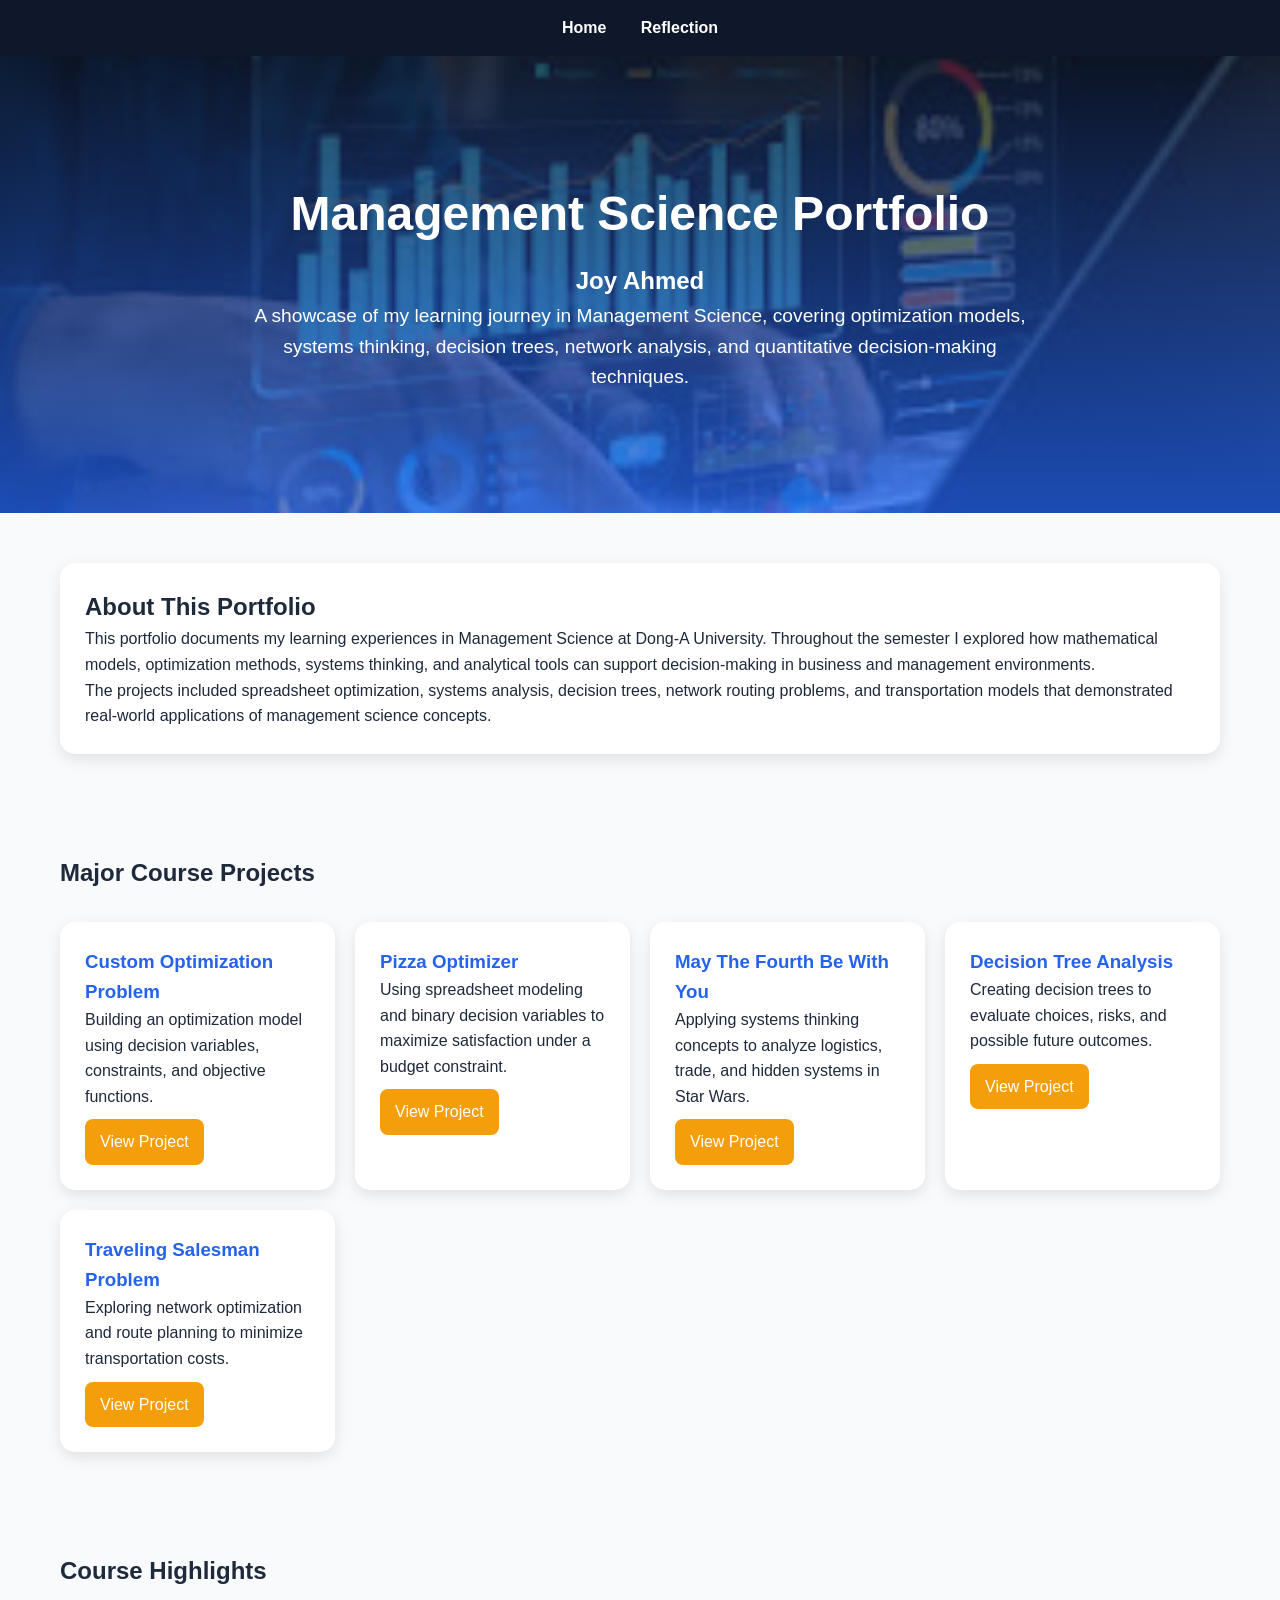
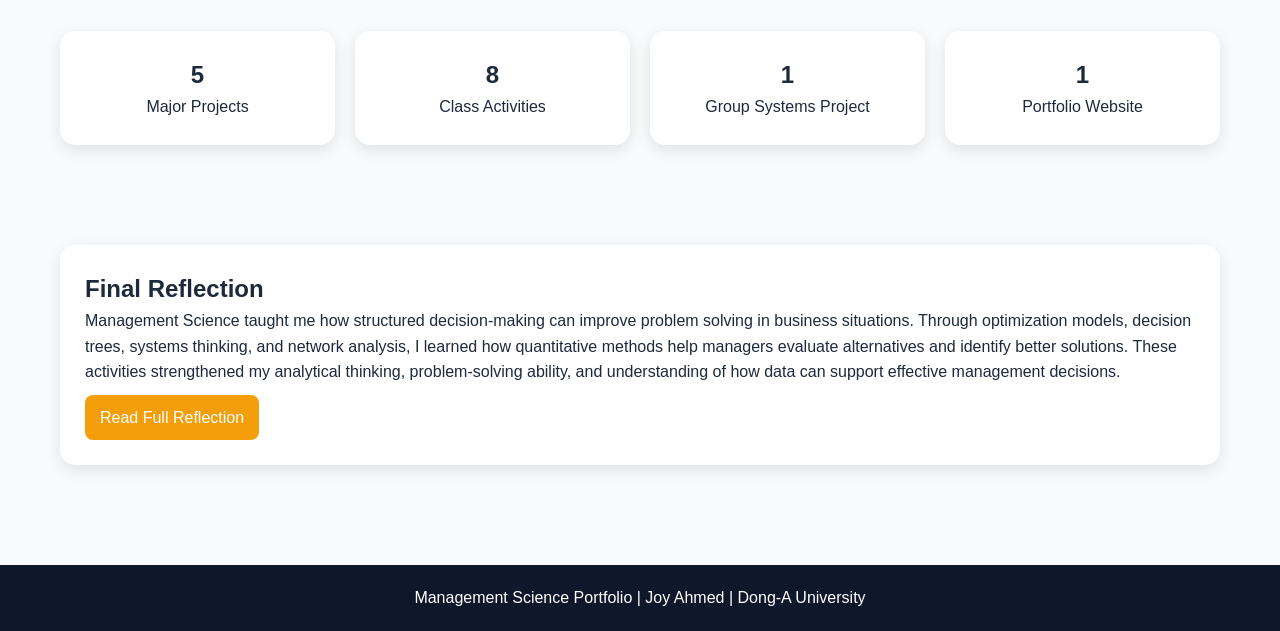
<file: index.html>
<!DOCTYPE html>
<html lang="en">

<head>
<meta charset="UTF-8">
<meta name="viewport" content="width=device-width, initial-scale=1.0">

<title>Management Science Portfolio | Joy Ahmed</title>

<link rel="stylesheet" href="css/style.css">

<style>

.hero{
background:
linear-gradient(
rgba(15,23,42,.75),
rgba(37,99,235,.75)
),
url("home-bg.jpg");

background-size:cover;
background-position:center;
background-repeat:no-repeat;

color:white;
padding:120px 20px;
text-align:center;
}

.hero h1{
font-size:3rem;
margin-bottom:10px;
}

.hero p{
font-size:1.2rem;
max-width:800px;
margin:auto;
}

.section{
max-width:1200px;
margin:auto;
padding:50px 20px;
}

.course-card{
background:white;
padding:25px;
border-radius:15px;
box-shadow:0 5px 15px rgba(0,0,0,0.1);
}

.project-grid{
display:grid;
grid-template-columns:repeat(auto-fit,minmax(250px,1fr));
gap:20px;
margin-top:30px;
}

.project-card{
background:white;
padding:25px;
border-radius:15px;
box-shadow:0 5px 15px rgba(0,0,0,0.1);
transition:.3s;
}

.project-card:hover{
transform:translateY(-5px);
}

.project-card h3{
color:#2563EB;
}

.btn{
display:inline-block;
margin-top:10px;
padding:10px 15px;
background:#F59E0B;
color:white;
text-decoration:none;
border-radius:8px;
}

.stats{
display:grid;
grid-template-columns:repeat(auto-fit,minmax(200px,1fr));
gap:20px;
text-align:center;
margin-top:40px;
}

.stat-box{
background:white;
padding:25px;
border-radius:15px;
box-shadow:0 5px 15px rgba(0,0,0,.1);
}

footer{
background:#0F172A;
color:white;
text-align:center;
padding:20px;
margin-top:50px;
}

</style>

</head>

<body>

<nav>
<a href="index.html">Home</a>
<a href="reflection.html">Reflection</a>
</nav>

<section class="hero">

<h1>Management Science Portfolio</h1>

<h2>Joy Ahmed</h2>

<p>
A showcase of my learning journey in Management Science,
covering optimization models, systems thinking,
decision trees, network analysis,
and quantitative decision-making techniques.
</p>

</section>

<section class="section">

<div class="course-card">

<h2>About This Portfolio</h2>

<p>

This portfolio documents my learning experiences in
Management Science at Dong-A University.

Throughout the semester I explored how mathematical models,
optimization methods, systems thinking,
and analytical tools can support decision-making
in business and management environments.

</p>

<p>

The projects included spreadsheet optimization,
systems analysis, decision trees,
network routing problems,
and transportation models that demonstrated
real-world applications of management science concepts.

</p>

</div>

</section>

<section class="section">

<h2>Major Course Projects</h2>

<div class="project-grid">

<div class="project-card">

<h3>Custom Optimization Problem</h3>

<p>
Building an optimization model using decision variables,
constraints, and objective functions.
</p>

<a href="projects/custom-optimization.html" class="btn">
View Project
</a>

</div>

<div class="project-card">

<h3>Pizza Optimizer</h3>

<p>
Using spreadsheet modeling and binary decision variables
to maximize satisfaction under a budget constraint.
</p>

<a href="projects/pizza-optimizer.html" class="btn">
View Project
</a>

</div>

<div class="project-card">

<h3>May The Fourth Be With You</h3>

<p>
Applying systems thinking concepts to analyze logistics,
trade, and hidden systems in Star Wars.
</p>

<a href="projects/starwars-systems.html" class="btn">
View Project
</a>

</div>

<div class="project-card">

<h3>Decision Tree Analysis</h3>

<p>
Creating decision trees to evaluate choices,
risks, and possible future outcomes.
</p>

<a href="projects/decision-tree.html" class="btn">
View Project
</a>

</div>

<div class="project-card">

<h3>Traveling Salesman Problem</h3>

<p>
Exploring network optimization and route planning
to minimize transportation costs.
</p>

<a href="projects/tsp-network.html" class="btn">
View Project
</a>

</div>

</div>

</section>

<section class="section">

<h2>Course Highlights</h2>

<div class="stats">

<div class="stat-box">
<h1>5</h1>
<p>Major Projects</p>
</div>

<div class="stat-box">
<h1>8</h1>
<p>Class Activities</p>
</div>

<div class="stat-box">
<h1>1</h1>
<p>Group Systems Project</p>
</div>

<div class="stat-box">
<h1>1</h1>
<p>Portfolio Website</p>
</div>

</div>

</section>

<section class="section">

<div class="course-card">

<h2>Final Reflection</h2>

<p>

Management Science taught me how structured decision-making
can improve problem solving in business situations.

Through optimization models, decision trees,
systems thinking, and network analysis,
I learned how quantitative methods help managers
evaluate alternatives and identify better solutions.

These activities strengthened my analytical thinking,
problem-solving ability, and understanding of how data
can support effective management decisions.

</p>

<a href="reflection.html" class="btn">

Read Full Reflection

</a>

</div>

</section>

<footer>

Management Science Portfolio | Joy Ahmed | Dong-A University

</footer>

</body>
</html>
</file>
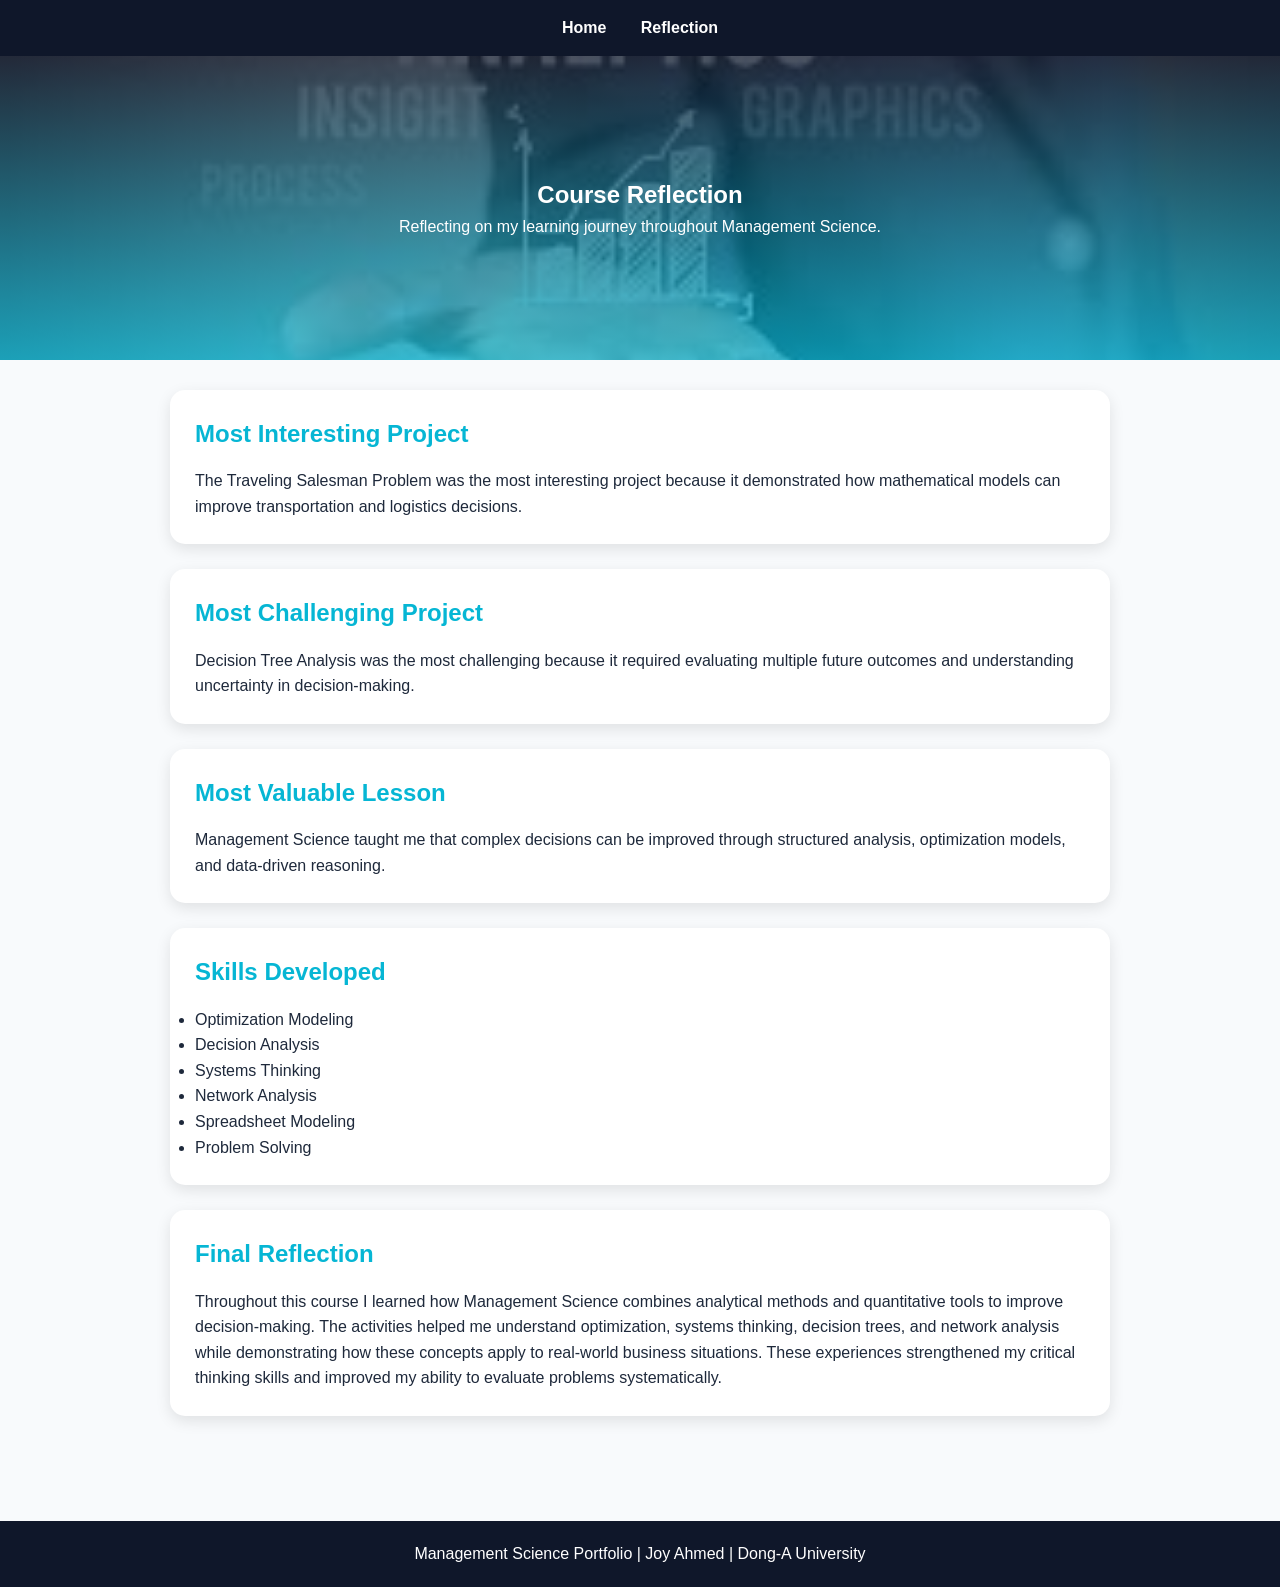
<file: reflection.html>
<!DOCTYPE html>
<html lang="en">

<head>
<meta charset="UTF-8">
<meta name="viewport" content="width=device-width, initial-scale=1.0">

<title>Management Science Reflection</title>

<link rel="stylesheet" href="css/style.css">

<style>

.hero{
background:
linear-gradient(
rgba(15,23,42,.75),
rgba(6,182,212,.75)
),
url("reflection-bg.jpg");

background-size:cover;
background-position:center;

color:white;
padding:120px 20px;
text-align:center;
}

.content{
max-width:1000px;
margin:auto;
padding:30px;
}

.card{
background:white;
padding:25px;
margin-bottom:25px;
border-radius:15px;
box-shadow:0 5px 15px rgba(0,0,0,.1);
}

.card h2{
color:#06B6D4;
margin-bottom:15px;
}

</style>

</head>

<body>

<nav>
<a href="index.html">Home</a>
<a href="reflection.html">Reflection</a>
</nav>

<section class="hero">

<h1>Course Reflection</h1>

<p>
Reflecting on my learning journey throughout Management Science.
</p>

</section>

<div class="content">

<div class="card">

<h2>Most Interesting Project</h2>

<p>
The Traveling Salesman Problem was the most interesting project because it demonstrated how mathematical models can improve transportation and logistics decisions.
</p>

</div>

<div class="card">

<h2>Most Challenging Project</h2>

<p>
Decision Tree Analysis was the most challenging because it required evaluating multiple future outcomes and understanding uncertainty in decision-making.
</p>

</div>

<div class="card">

<h2>Most Valuable Lesson</h2>

<p>
Management Science taught me that complex decisions can be improved through structured analysis, optimization models, and data-driven reasoning.
</p>

</div>

<div class="card">

<h2>Skills Developed</h2>

<ul>
<li>Optimization Modeling</li>
<li>Decision Analysis</li>
<li>Systems Thinking</li>
<li>Network Analysis</li>
<li>Spreadsheet Modeling</li>
<li>Problem Solving</li>
</ul>

</div>

<div class="card">

<h2>Final Reflection</h2>

<p>

Throughout this course I learned how Management Science combines analytical methods and quantitative tools to improve decision-making.

The activities helped me understand optimization, systems thinking, decision trees, and network analysis while demonstrating how these concepts apply to real-world business situations.

These experiences strengthened my critical thinking skills and improved my ability to evaluate problems systematically.

</p>

</div>

</div>

<footer>

Management Science Portfolio | Joy Ahmed | Dong-A University

</footer>

<script src="js/main.js"></script>

</body>
</html>
</file>
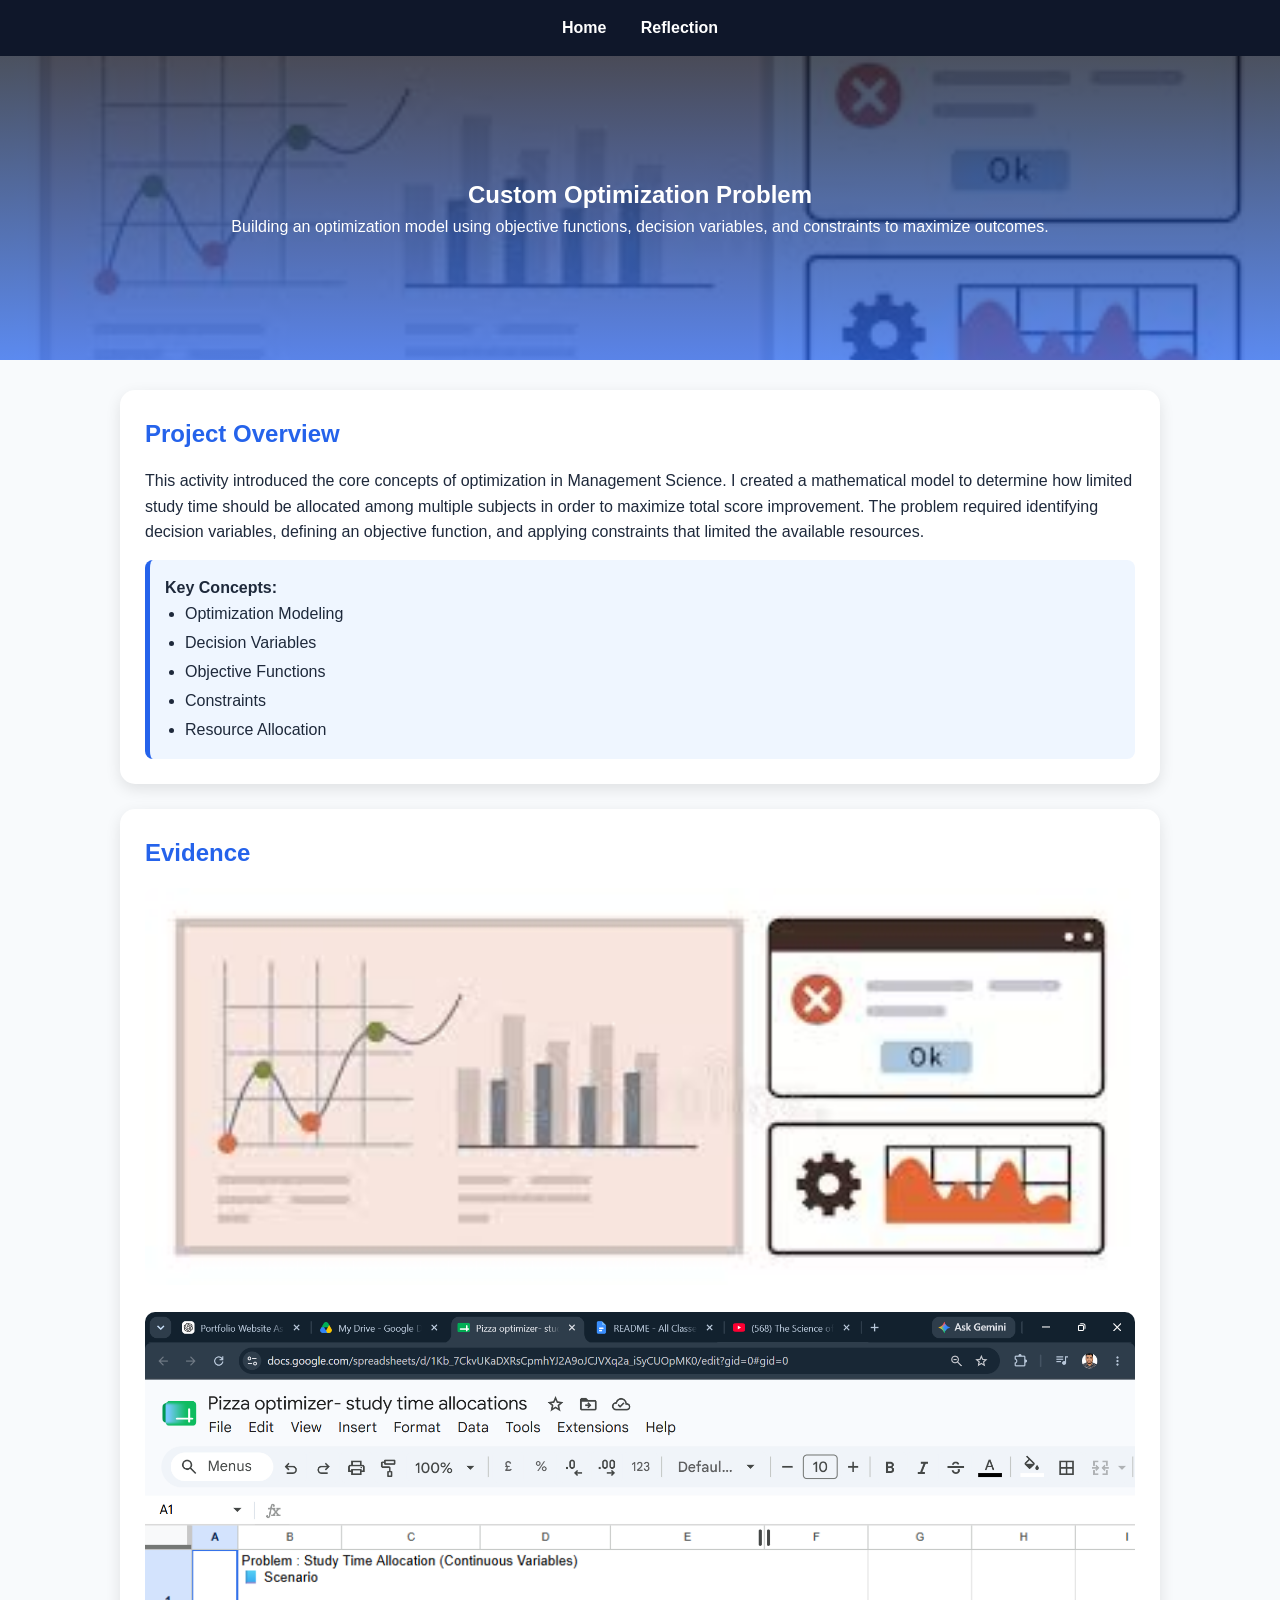
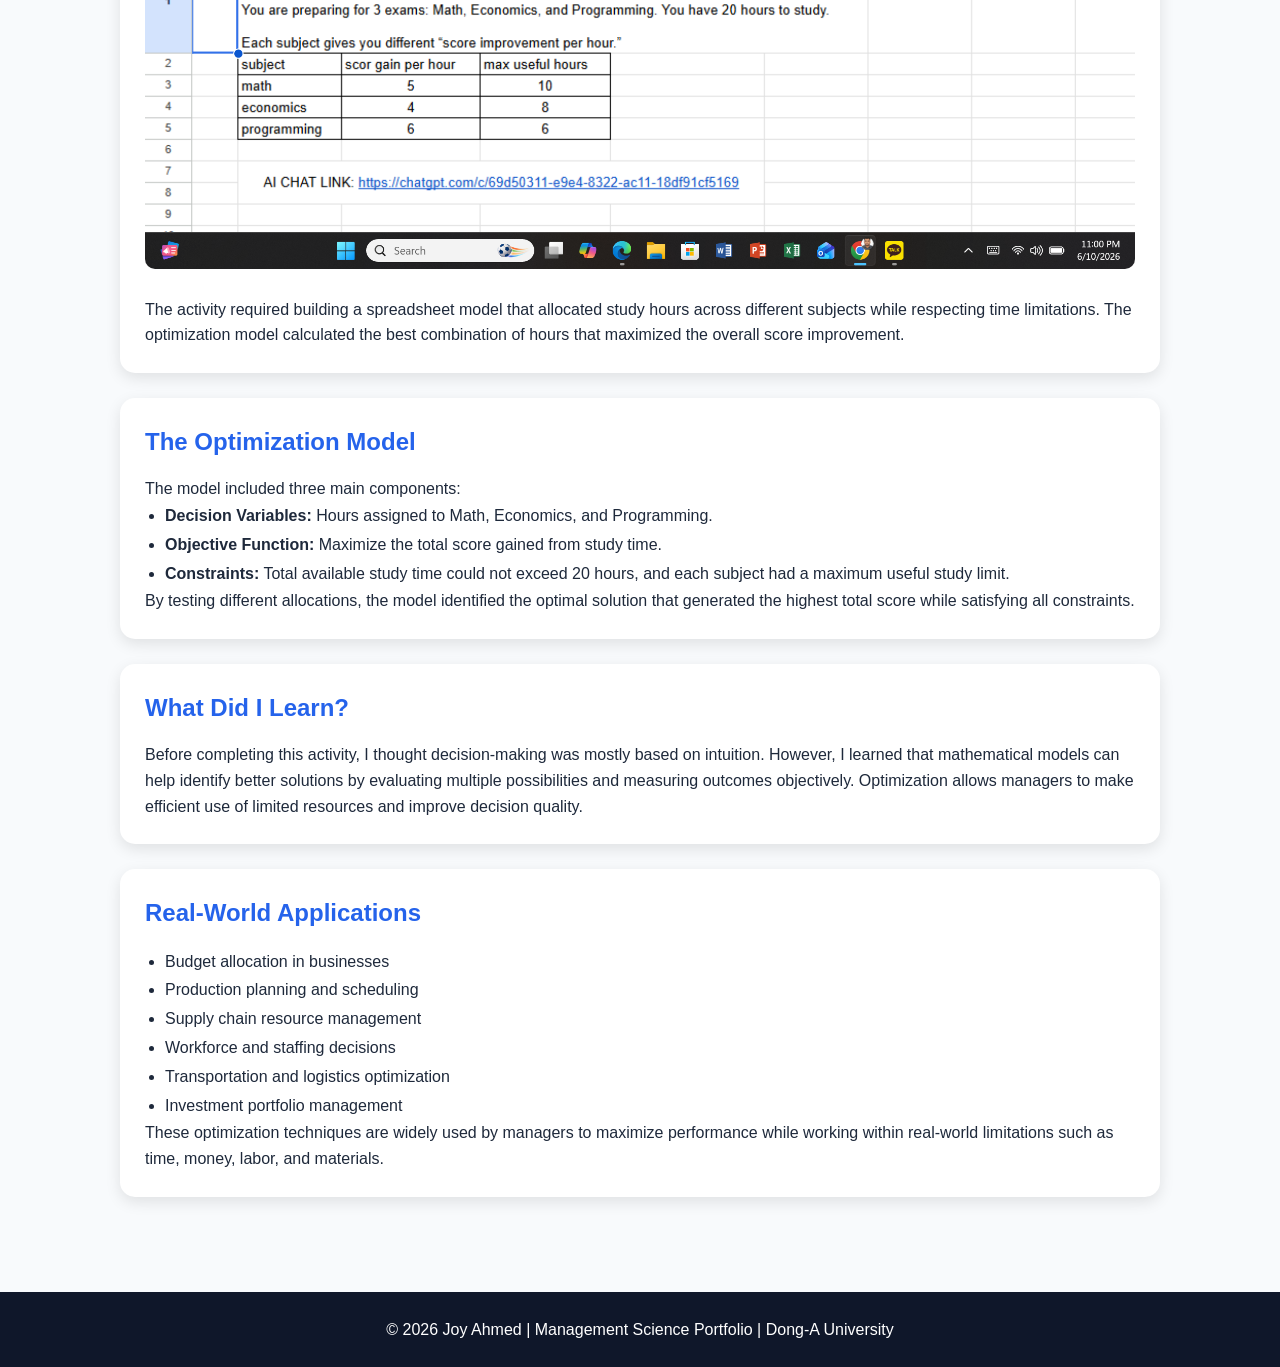
<file: projects/custom-optimization.html>
<!DOCTYPE html>

<html lang="en">

<head>
<meta charset="UTF-8">
<meta name="viewport" content="width=device-width, initial-scale=1.0">

<title>Custom Optimization Problem</title>

<link rel="stylesheet" href="../css/style.css">

<style>

.project-header{
background:
linear-gradient(
rgba(15,23,42,.75),
rgba(37,99,235,.75)
),
url("../optimization-bg.jpg");

background-size:cover;
background-position:center;
background-repeat:no-repeat;

color:white;
padding:120px 20px;
text-align:center;
}

.content{
max-width:1100px;
margin:auto;
padding:30px;
}

.card{
background:white;
padding:25px;
margin-bottom:25px;
border-radius:15px;
box-shadow:0 5px 15px rgba(0,0,0,.1);
}

.card img{
width:100%;
border-radius:10px;
margin-bottom:20px;
}

.card h2{
color:#2563EB;
margin-bottom:15px;
}

.highlight{
background:#EFF6FF;
border-left:5px solid #2563EB;
padding:15px;
margin-top:15px;
border-radius:8px;
}

ul{
padding-left:20px;
line-height:1.8;
}

</style>

</head>

<body>

<nav>
<a href="../index.html">Home</a>
<a href="../reflection.html">Reflection</a>
</nav>

<section class="project-header">

<h1>Custom Optimization Problem</h1>

<p>
Building an optimization model using objective functions,
decision variables, and constraints to maximize outcomes.
</p>

</section>

<div class="content">

<div class="card">

<h2>Project Overview</h2>

<p>

This activity introduced the core concepts of optimization in
Management Science.

I created a mathematical model to determine how limited study
time should be allocated among multiple subjects in order to
maximize total score improvement.

The problem required identifying decision variables,
defining an objective function,
and applying constraints that limited the available resources.

</p>

<div class="highlight">

<strong>Key Concepts:</strong>

<ul>
<li>Optimization Modeling</li>
<li>Decision Variables</li>
<li>Objective Functions</li>
<li>Constraints</li>
<li>Resource Allocation</li>
</ul>

</div>

</div>

<div class="card">

<h2>Evidence</h2>

<img src="../optimization-bg.jpg"
alt="Optimization Problem">

<img src="../customization.png"
alt="Optimization Solution">

<p>

The activity required building a spreadsheet model that
allocated study hours across different subjects while
respecting time limitations.

The optimization model calculated the best combination of
hours that maximized the overall score improvement.

</p>

</div>

<div class="card">

<h2>The Optimization Model</h2>

<p>

The model included three main components:

</p>

<ul>

<li>
<strong>Decision Variables:</strong>
Hours assigned to Math, Economics, and Programming.
</li>

<li>
<strong>Objective Function:</strong>
Maximize the total score gained from study time.
</li>

<li>
<strong>Constraints:</strong>
Total available study time could not exceed 20 hours,
and each subject had a maximum useful study limit.
</li>

</ul>

<p>

By testing different allocations,
the model identified the optimal solution that generated
the highest total score while satisfying all constraints.

</p>

</div>

<div class="card">

<h2>What Did I Learn?</h2>

<p>

Before completing this activity,
I thought decision-making was mostly based on intuition.

However, I learned that mathematical models can help identify
better solutions by evaluating multiple possibilities and
measuring outcomes objectively.

Optimization allows managers to make efficient use of limited
resources and improve decision quality.

</p>

</div>

<div class="card">

<h2>Real-World Applications</h2>

<ul>

<li>Budget allocation in businesses</li>

<li>Production planning and scheduling</li>

<li>Supply chain resource management</li>

<li>Workforce and staffing decisions</li>

<li>Transportation and logistics optimization</li>

<li>Investment portfolio management</li>

</ul>

<p>

These optimization techniques are widely used by managers to
maximize performance while working within real-world
limitations such as time, money, labor, and materials.

</p>

</div>

</div>

<footer style="
text-align:center;
padding:25px;
background:#0F172A;
color:white;
margin-top:40px;
">

© 2026 Joy Ahmed | Management Science Portfolio | Dong-A University

</footer>

</body>
</html>
</file>
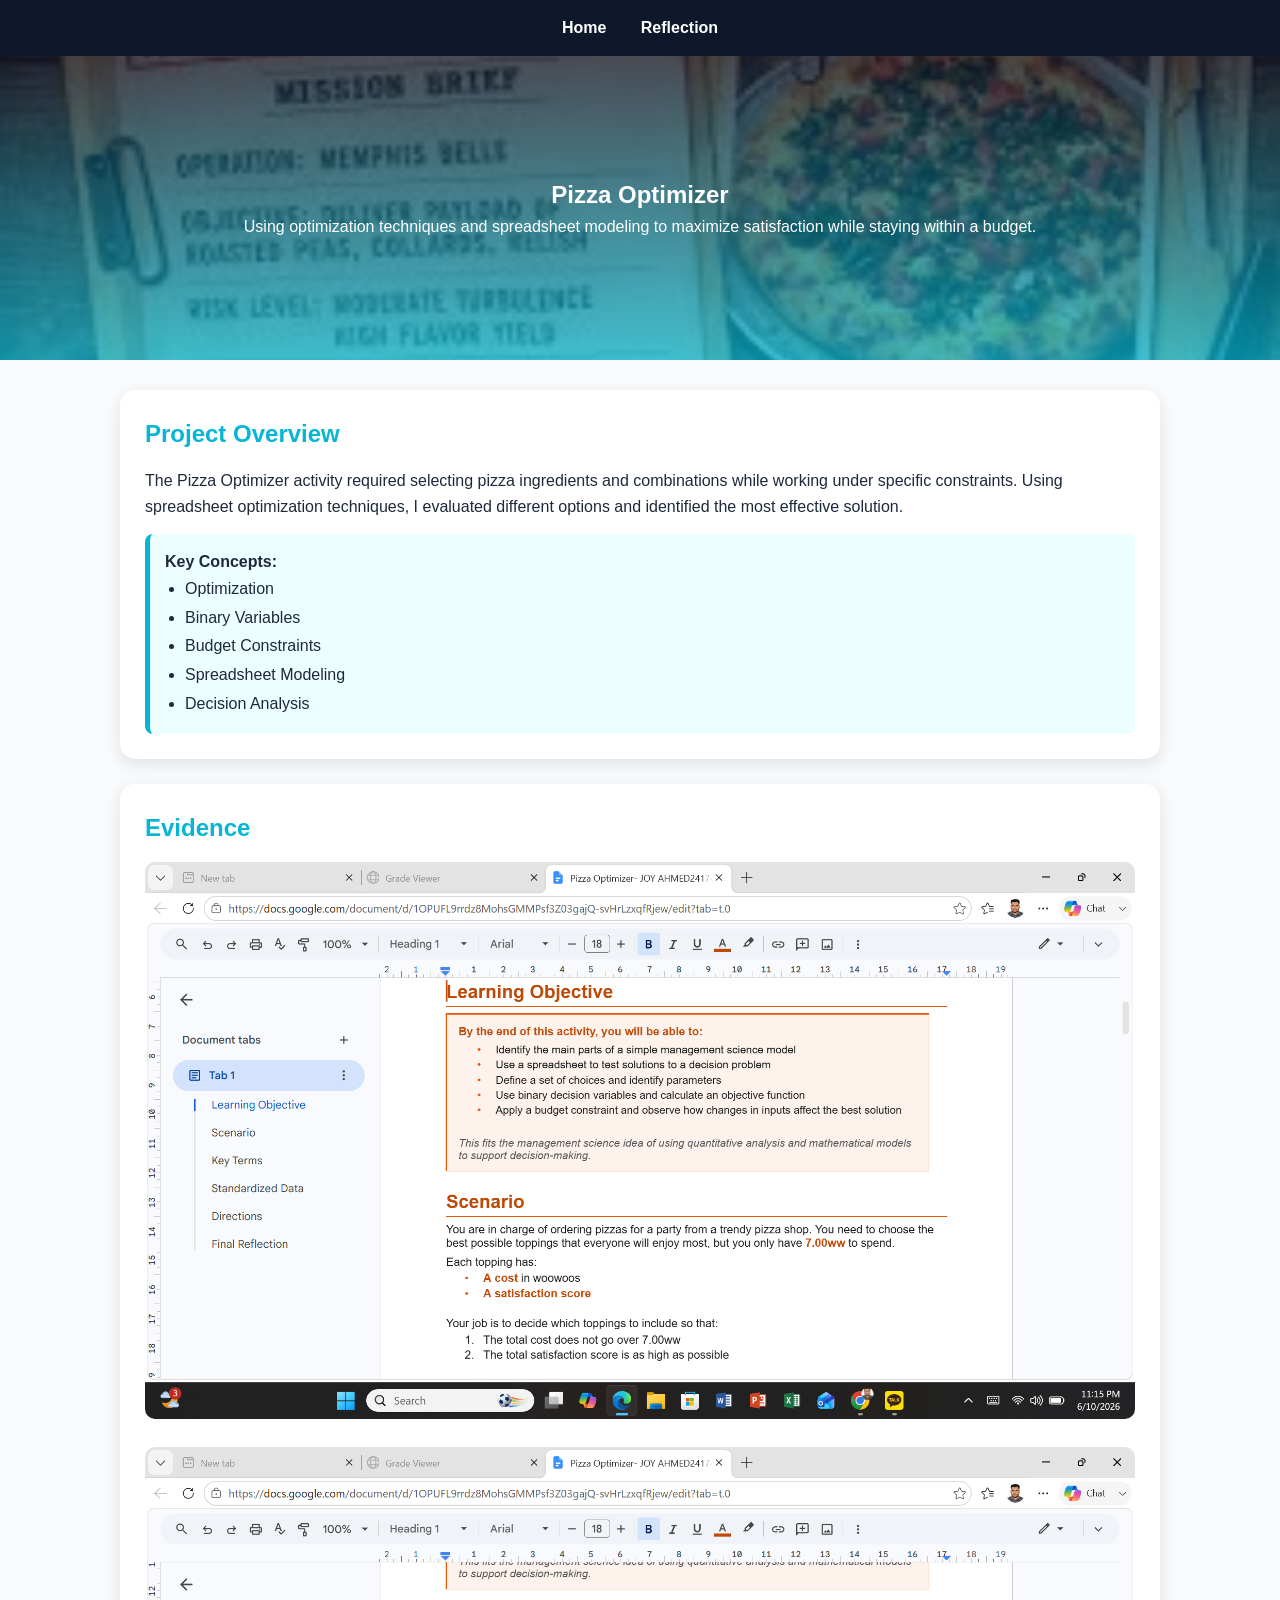
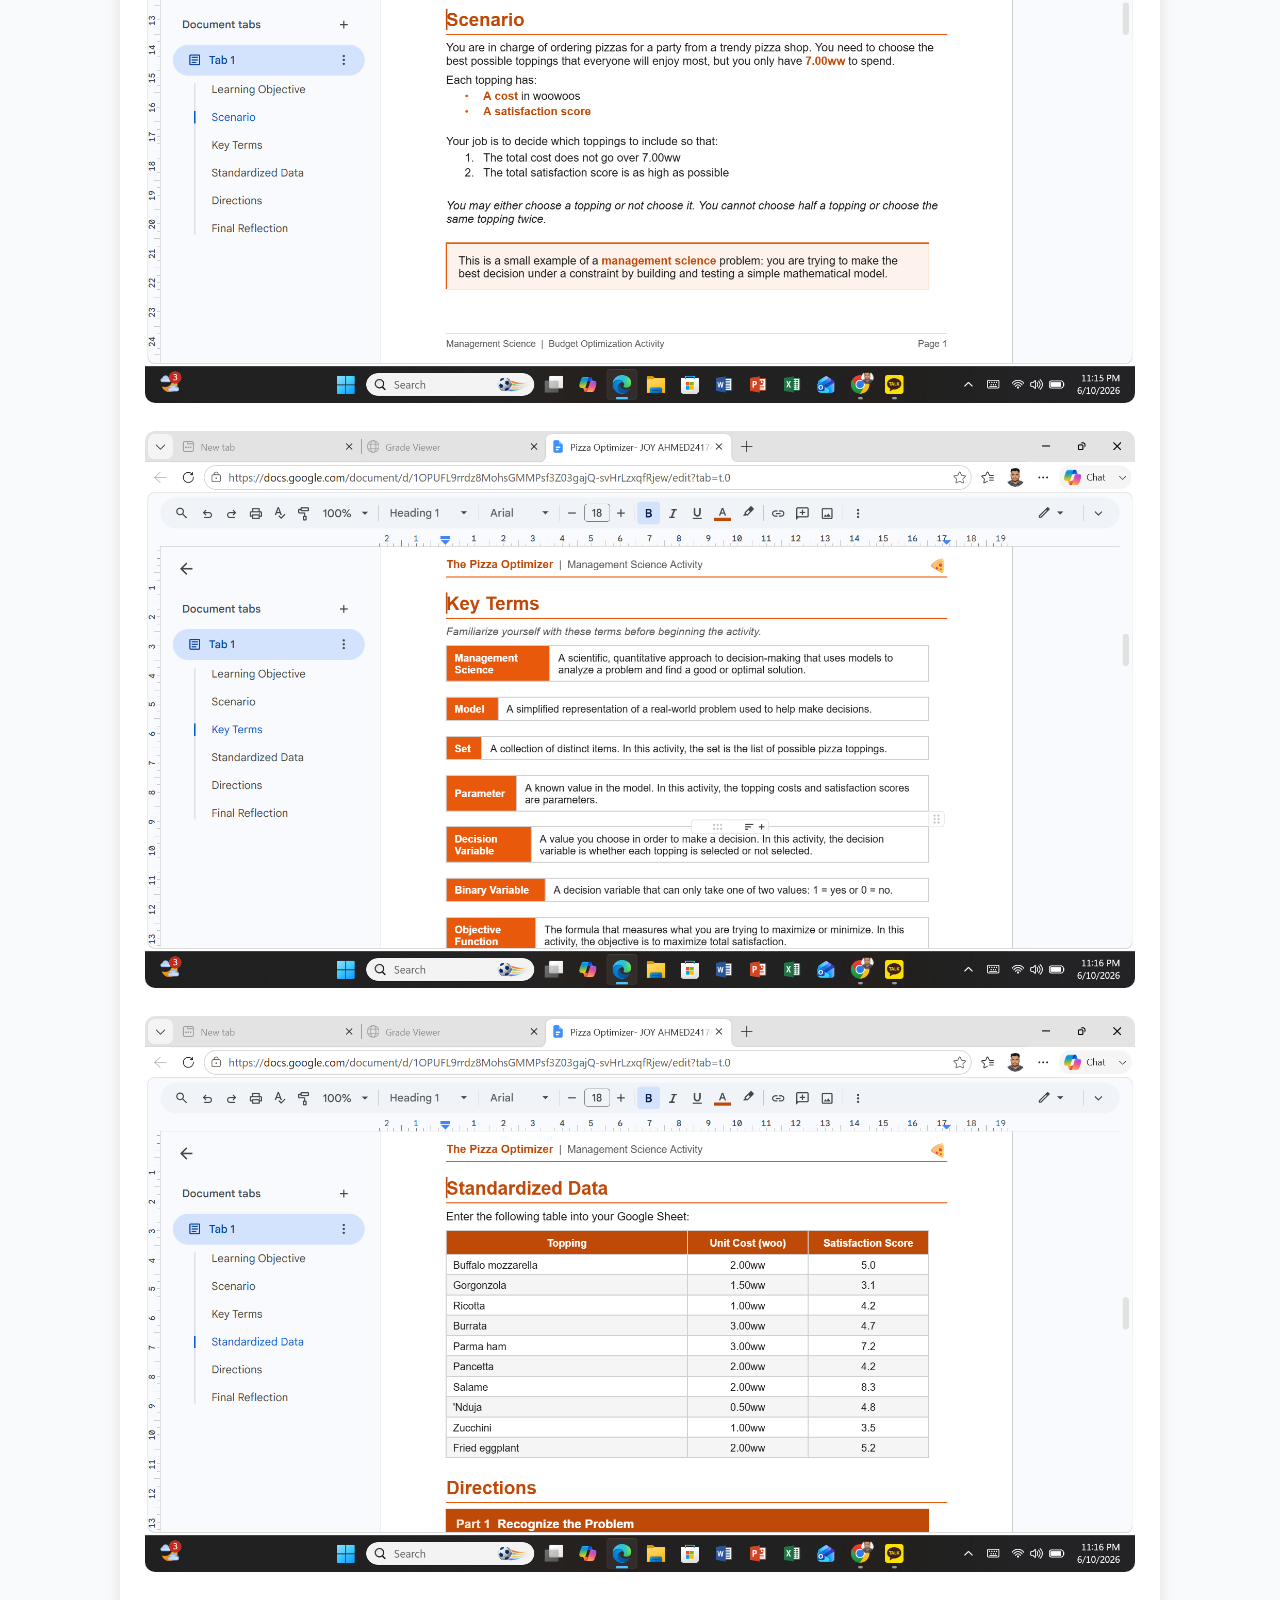
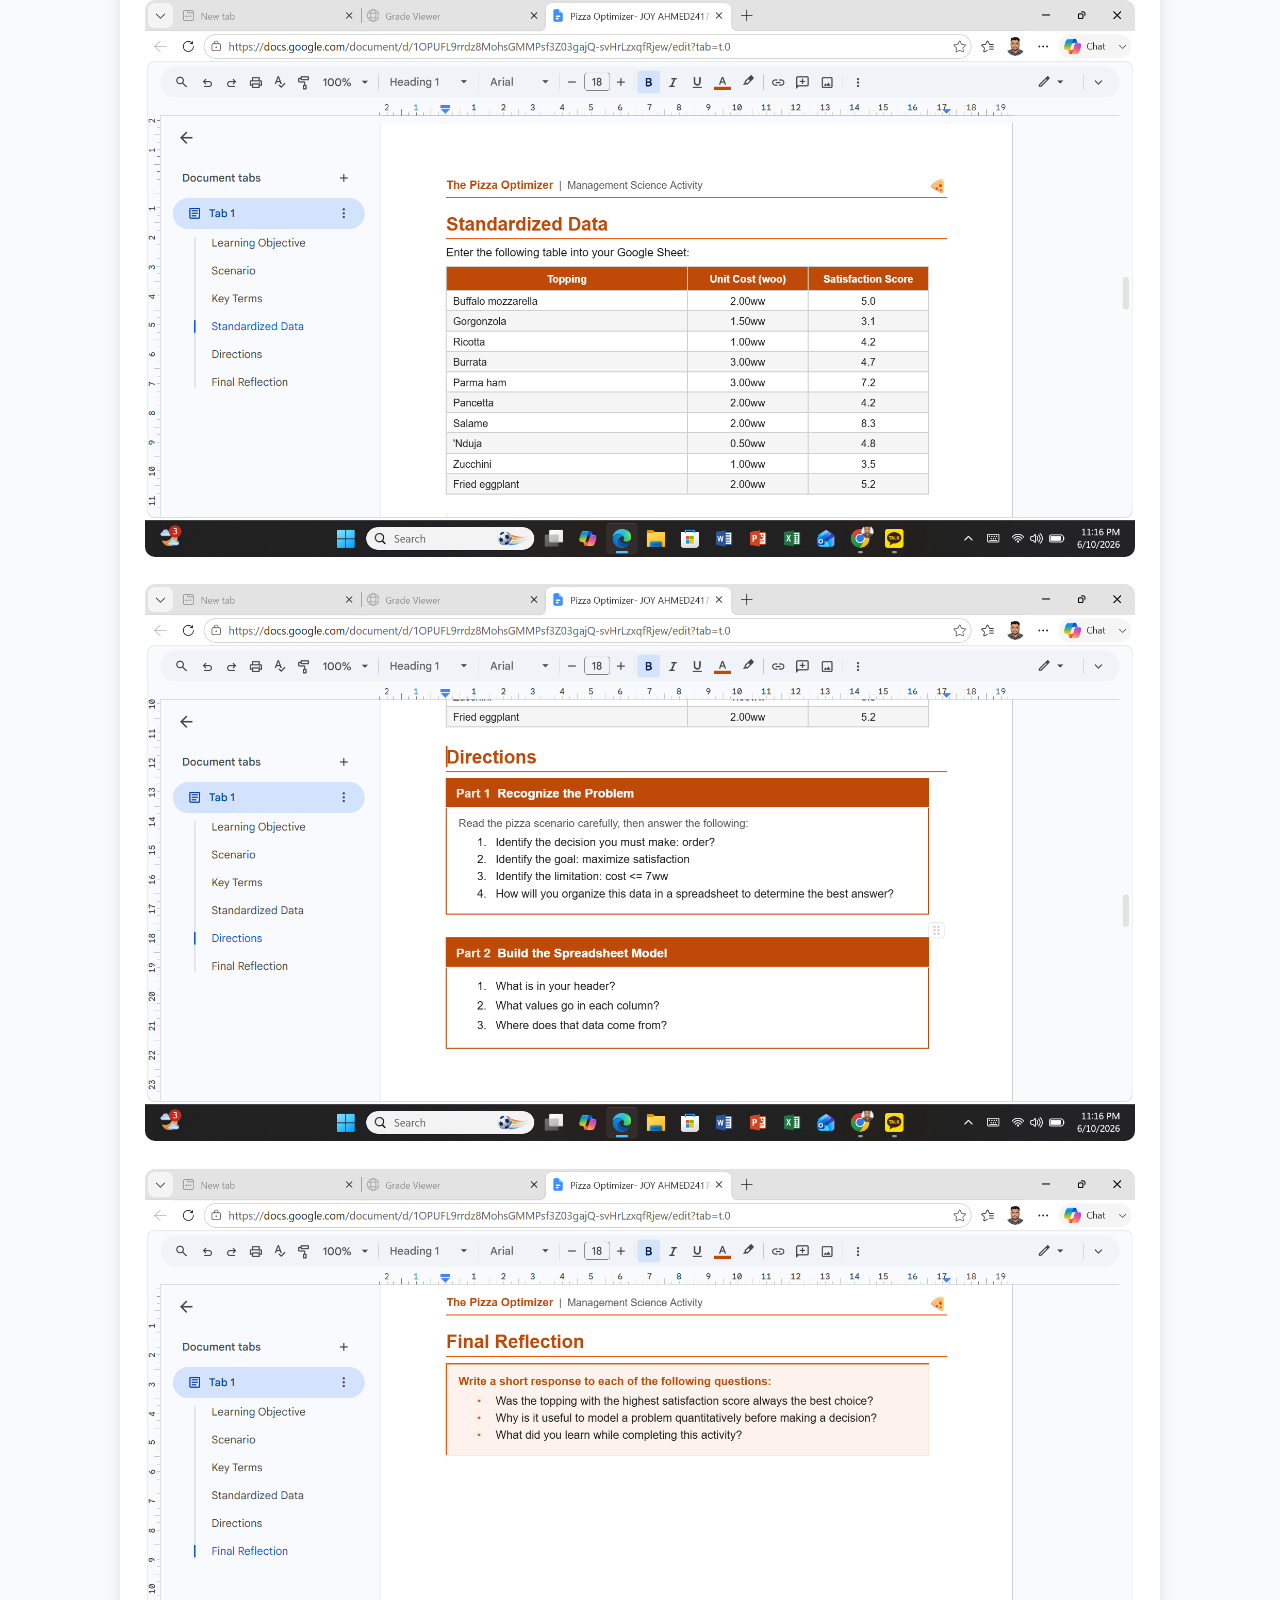
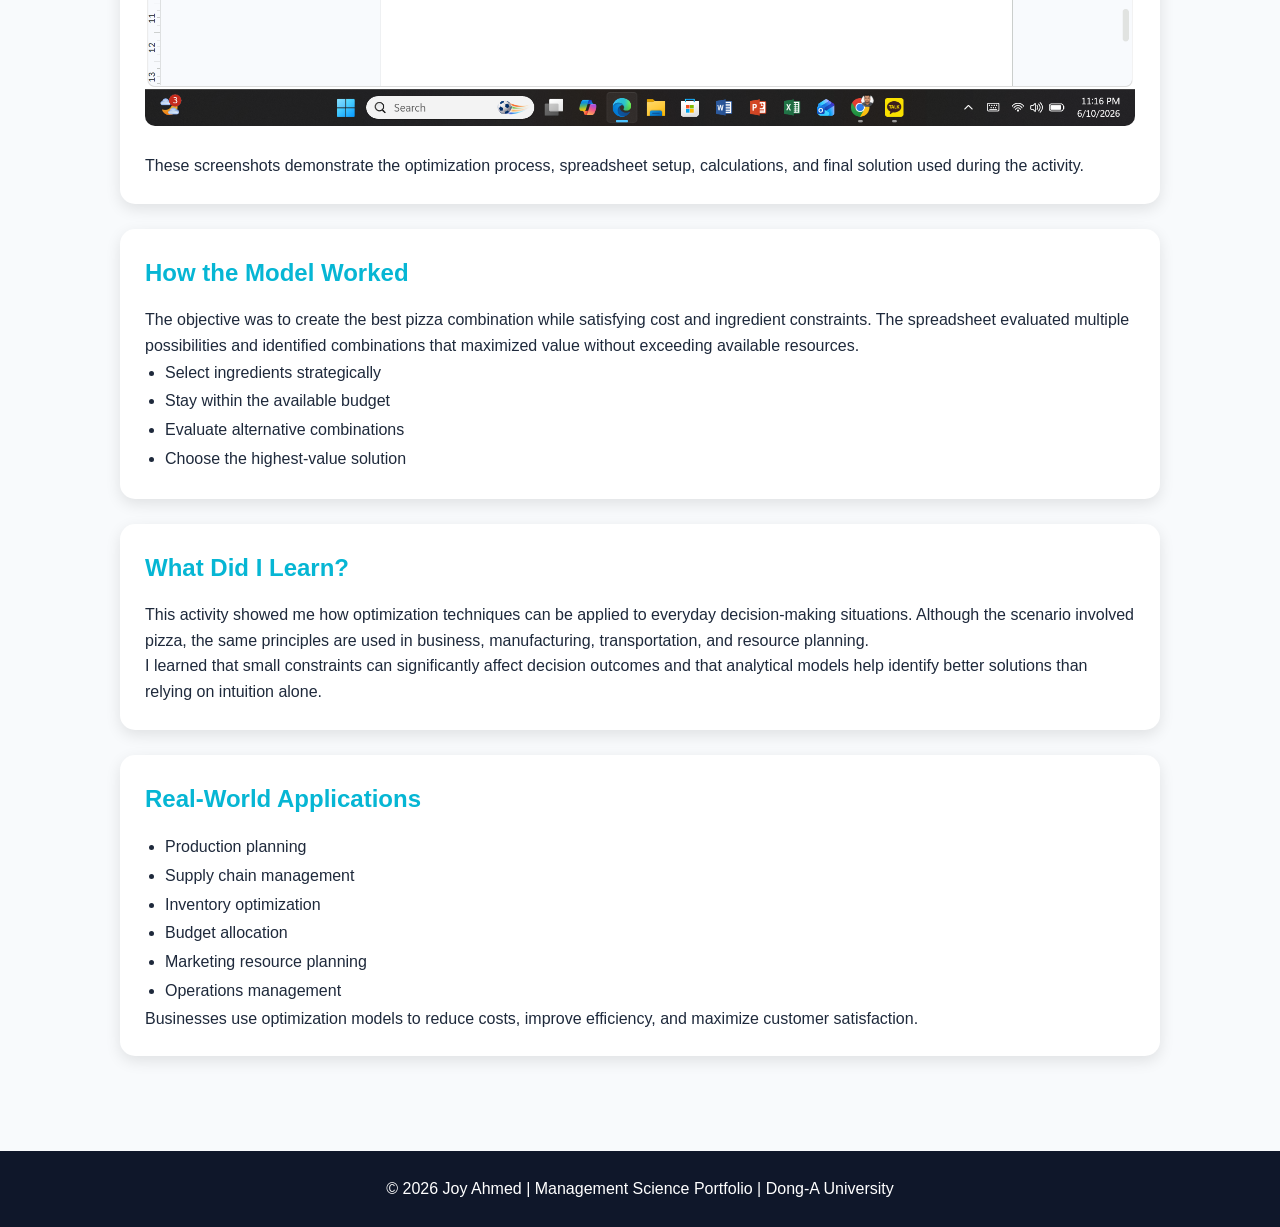
<file: projects/pizza-optimizer.html>
<!DOCTYPE html>

<html lang="en">

<head>
<meta charset="UTF-8">
<meta name="viewport" content="width=device-width, initial-scale=1.0">

<title>Pizza Optimizer</title>

<link rel="stylesheet" href="../css/style.css">

<style>

.project-header{
background:
linear-gradient(
rgba(15,23,42,.75),
rgba(6,182,212,.75)
),
url("../pizza-bg.jpg");

background-size:cover;
background-position:center;
background-repeat:no-repeat;

color:white;
padding:120px 20px;
text-align:center;
}

.content{
max-width:1100px;
margin:auto;
padding:30px;
}

.card{
background:white;
padding:25px;
margin-bottom:25px;
border-radius:15px;
box-shadow:0 5px 15px rgba(0,0,0,.1);
}

.card img{
width:100%;
border-radius:10px;
margin-bottom:20px;
}

.card h2{
color:#06B6D4;
margin-bottom:15px;
}

.highlight{
background:#ECFEFF;
border-left:5px solid #06B6D4;
padding:15px;
border-radius:8px;
margin-top:15px;
}

ul{
padding-left:20px;
line-height:1.8;
}

</style>

</head>

<body>

<nav>
<a href="../index.html">Home</a>
<a href="../reflection.html">Reflection</a>
</nav>

<section class="project-header">

<h1>Pizza Optimizer</h1>

<p>
Using optimization techniques and spreadsheet modeling
to maximize satisfaction while staying within a budget.
</p>

</section>

<div class="content">

<div class="card">

<h2>Project Overview</h2>

<p>

The Pizza Optimizer activity required selecting pizza
ingredients and combinations while working under
specific constraints.

Using spreadsheet optimization techniques,
I evaluated different options and identified
the most effective solution.

</p>

<div class="highlight">

<strong>Key Concepts:</strong>

<ul>
<li>Optimization</li>
<li>Binary Variables</li>
<li>Budget Constraints</li>
<li>Spreadsheet Modeling</li>
<li>Decision Analysis</li>
</ul>

</div>

</div>

<div class="card">

<h2>Evidence</h2>

<img src="../pizzaoptimizer-bg.png">

<img src="../pizzaoptimizer2-bg.png">

<img src="../pizzaoptimizer3-bg.png">

<img src="../pizzaoptimizer4-bg.png">

<img src="../pizzaoptimizer5-bg.png">

<img src="../pizzaoptimizer6-bg.png">

<img src="../pizzaoptimizer7-bg.png">

<p>

These screenshots demonstrate the optimization process,
spreadsheet setup, calculations, and final solution
used during the activity.

</p>

</div>

<div class="card">

<h2>How the Model Worked</h2>

<p>

The objective was to create the best pizza combination
while satisfying cost and ingredient constraints.

The spreadsheet evaluated multiple possibilities and
identified combinations that maximized value without
exceeding available resources.

</p>

<ul>

<li>Select ingredients strategically</li>

<li>Stay within the available budget</li>

<li>Evaluate alternative combinations</li>

<li>Choose the highest-value solution</li>

</ul>

</div>

<div class="card">

<h2>What Did I Learn?</h2>

<p>

This activity showed me how optimization techniques can
be applied to everyday decision-making situations.

Although the scenario involved pizza,
the same principles are used in business,
manufacturing, transportation,
and resource planning.

</p>

<p>

I learned that small constraints can significantly affect
decision outcomes and that analytical models help identify
better solutions than relying on intuition alone.

</p>

</div>

<div class="card">

<h2>Real-World Applications</h2>

<ul>

<li>Production planning</li>

<li>Supply chain management</li>

<li>Inventory optimization</li>

<li>Budget allocation</li>

<li>Marketing resource planning</li>

<li>Operations management</li>

</ul>

<p>

Businesses use optimization models to reduce costs,
improve efficiency,
and maximize customer satisfaction.

</p>

</div>

</div>

<footer style="
text-align:center;
padding:25px;
background:#0F172A;
color:white;
margin-top:40px;
">

© 2026 Joy Ahmed | Management Science Portfolio | Dong-A University

</footer>

</body>

</html>
</file>
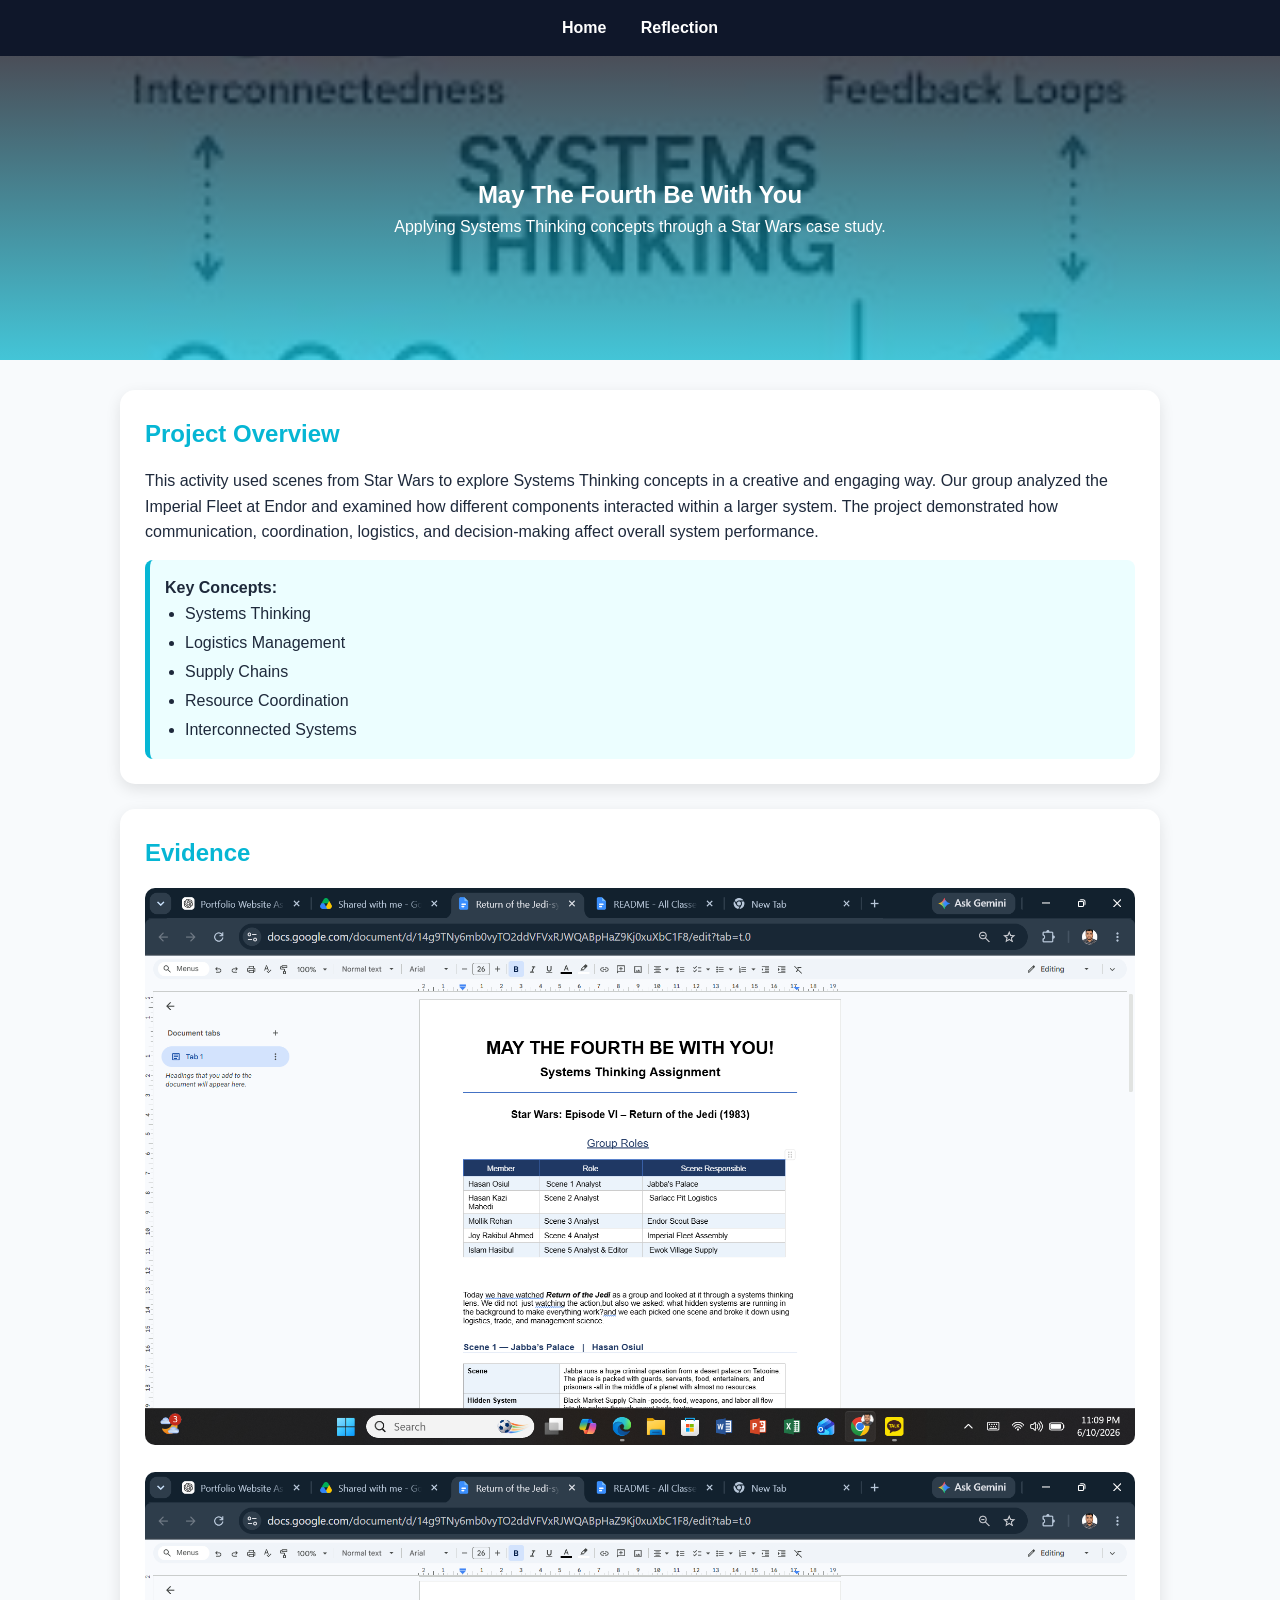
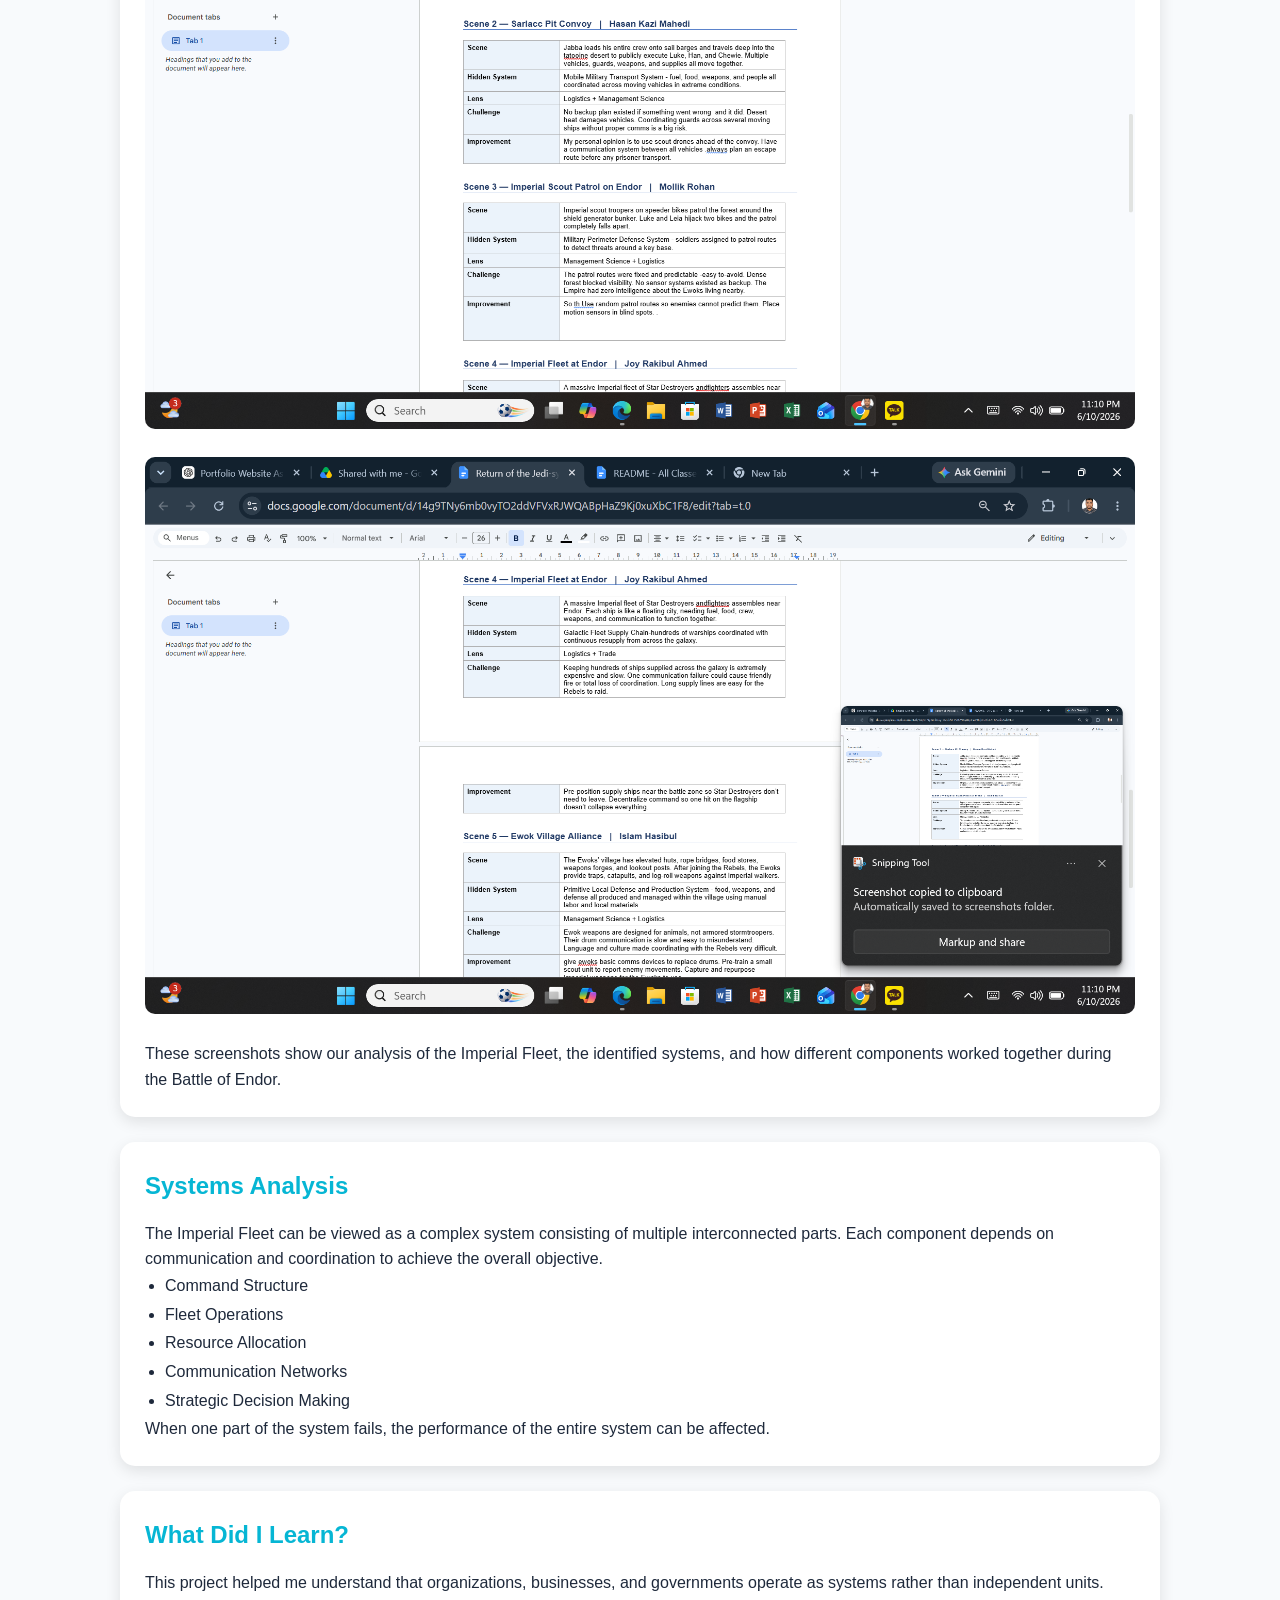
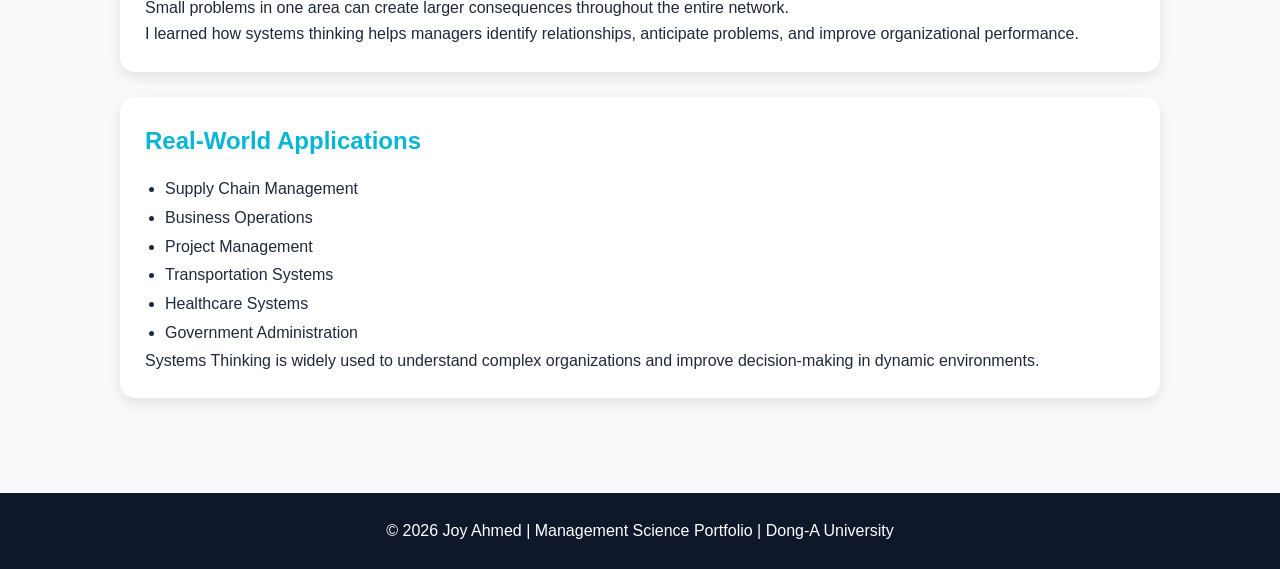
<file: projects/starwars-system.html>
<!DOCTYPE html>

<html lang="en">

<head>
<meta charset="UTF-8">
<meta name="viewport" content="width=device-width, initial-scale=1.0">

<title>May The Fourth Be With You</title>

<link rel="stylesheet" href="../css/style.css">

<style>

.project-header{
background:
linear-gradient(
rgba(15,23,42,.75),
rgba(6,182,212,.75)
),
url("../starwars-bg.jpg");

background-size:cover;
background-position:center;
background-repeat:no-repeat;

color:white;
padding:120px 20px;
text-align:center;
}

.content{
max-width:1100px;
margin:auto;
padding:30px;
}

.card{
background:white;
padding:25px;
margin-bottom:25px;
border-radius:15px;
box-shadow:0 5px 15px rgba(0,0,0,.1);
}

.card img{
width:100%;
border-radius:10px;
margin-bottom:20px;
}

.card h2{
color:#06B6D4;
margin-bottom:15px;
}

.highlight{
background:#ECFEFF;
border-left:5px solid #06B6D4;
padding:15px;
border-radius:8px;
margin-top:15px;
}

ul{
padding-left:20px;
line-height:1.8;
}

</style>

</head>

<body>

<nav>
<a href="../index.html">Home</a>
<a href="../reflection.html">Reflection</a>
</nav>

<section class="project-header">

<h1>May The Fourth Be With You</h1>

<p>
Applying Systems Thinking concepts through a Star Wars case study.
</p>

</section>

<div class="content">

<div class="card">

<h2>Project Overview</h2>

<p>

This activity used scenes from Star Wars to explore
Systems Thinking concepts in a creative and engaging way.

Our group analyzed the Imperial Fleet at Endor and
examined how different components interacted within a
larger system.

The project demonstrated how communication,
coordination, logistics, and decision-making affect
overall system performance.

</p>

<div class="highlight">

<strong>Key Concepts:</strong>

<ul>
<li>Systems Thinking</li>
<li>Logistics Management</li>
<li>Supply Chains</li>
<li>Resource Coordination</li>
<li>Interconnected Systems</li>
</ul>

</div>

</div>

<div class="card">

<h2>Evidence</h2>

<img src="../may the 4th-bg.png">

<img src="../may the 4th2-bg.png">

<img src="../may the 4th3-bg.png">

<p>

These screenshots show our analysis of the Imperial Fleet,
the identified systems, and how different components
worked together during the Battle of Endor.

</p>

</div>

<div class="card">

<h2>Systems Analysis</h2>

<p>

The Imperial Fleet can be viewed as a complex system
consisting of multiple interconnected parts.

Each component depends on communication and coordination
to achieve the overall objective.

</p>

<ul>

<li>Command Structure</li>

<li>Fleet Operations</li>

<li>Resource Allocation</li>

<li>Communication Networks</li>

<li>Strategic Decision Making</li>

</ul>

<p>

When one part of the system fails,
the performance of the entire system can be affected.

</p>

</div>

<div class="card">

<h2>What Did I Learn?</h2>

<p>

This project helped me understand that organizations,
businesses, and governments operate as systems rather than
independent units.

Small problems in one area can create larger consequences
throughout the entire network.

</p>

<p>

I learned how systems thinking helps managers identify
relationships, anticipate problems,
and improve organizational performance.

</p>

</div>

<div class="card">

<h2>Real-World Applications</h2>

<ul>

<li>Supply Chain Management</li>

<li>Business Operations</li>

<li>Project Management</li>

<li>Transportation Systems</li>

<li>Healthcare Systems</li>

<li>Government Administration</li>

</ul>

<p>

Systems Thinking is widely used to understand complex
organizations and improve decision-making in dynamic
environments.

</p>

</div>

</div>

<footer style="
text-align:center;
padding:25px;
background:#0F172A;
color:white;
margin-top:40px;
">

© 2026 Joy Ahmed | Management Science Portfolio | Dong-A University

</footer>

</body>

</html>
</file>
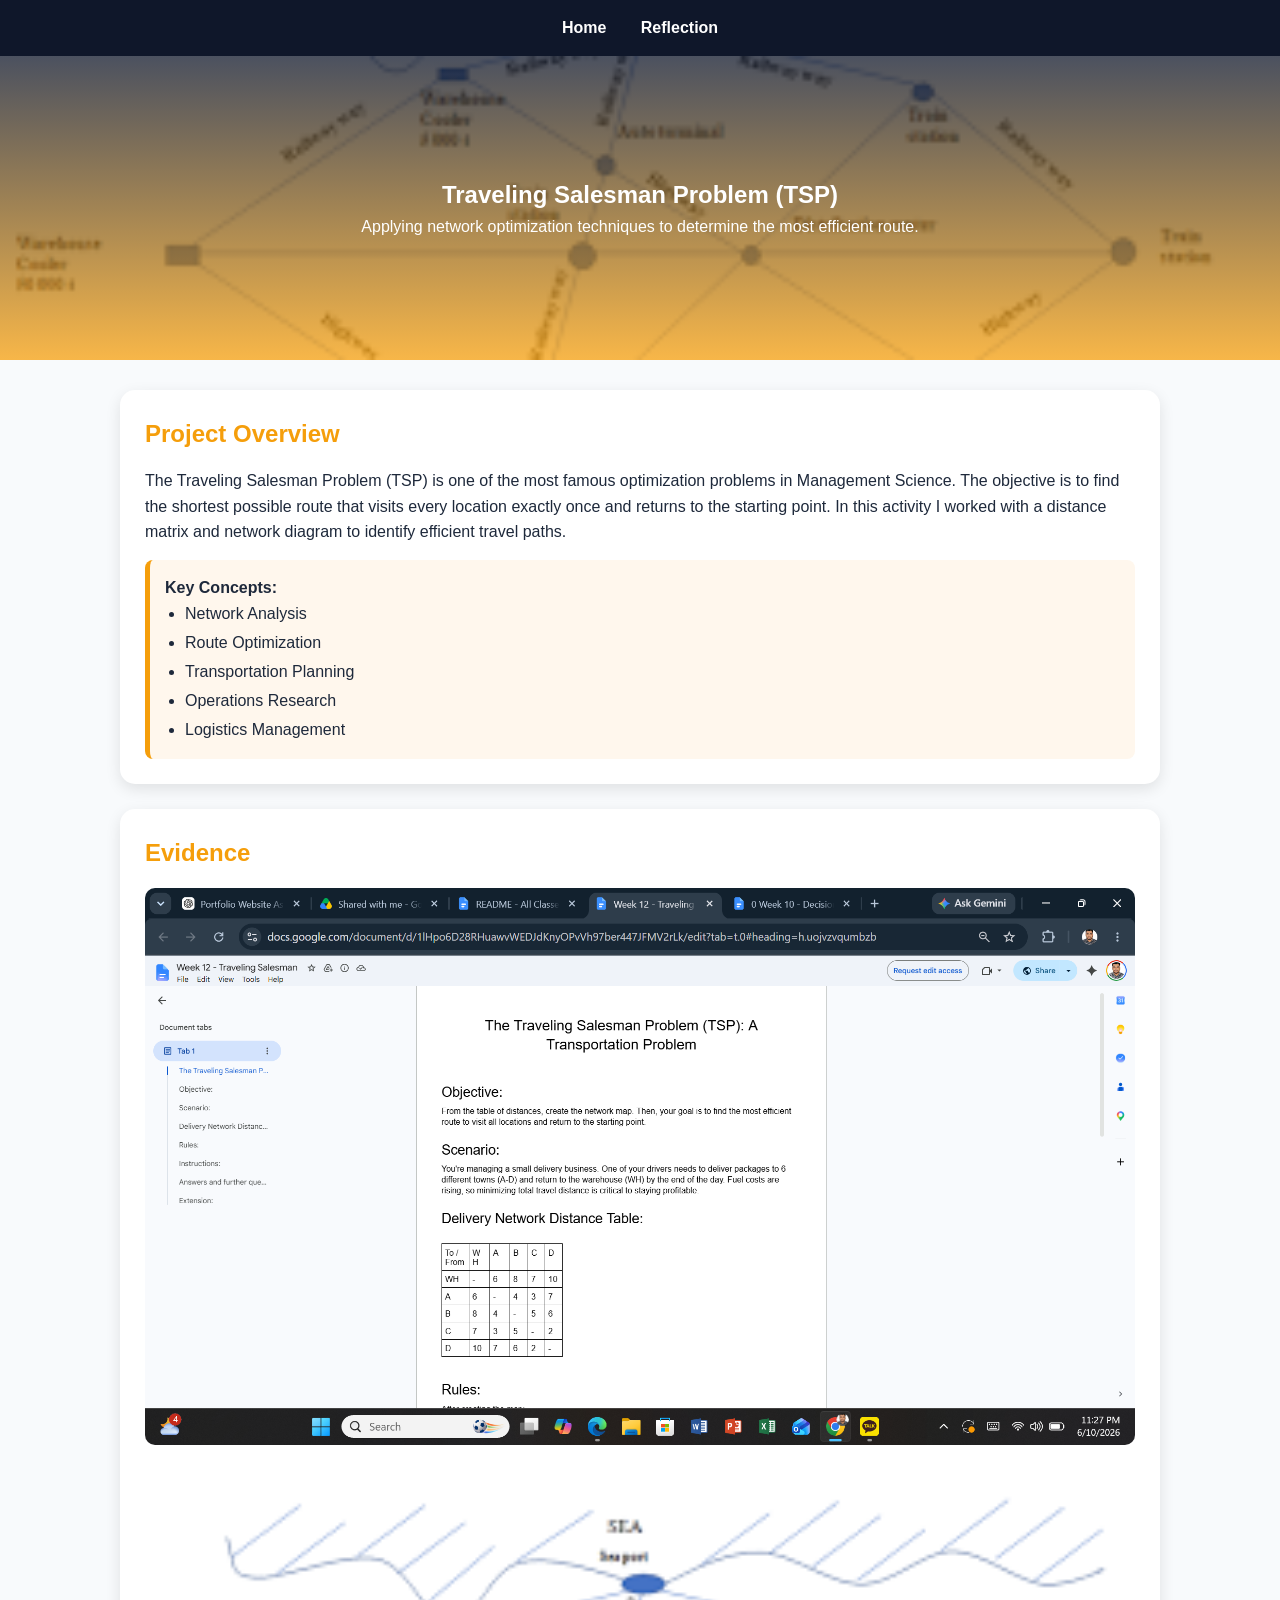
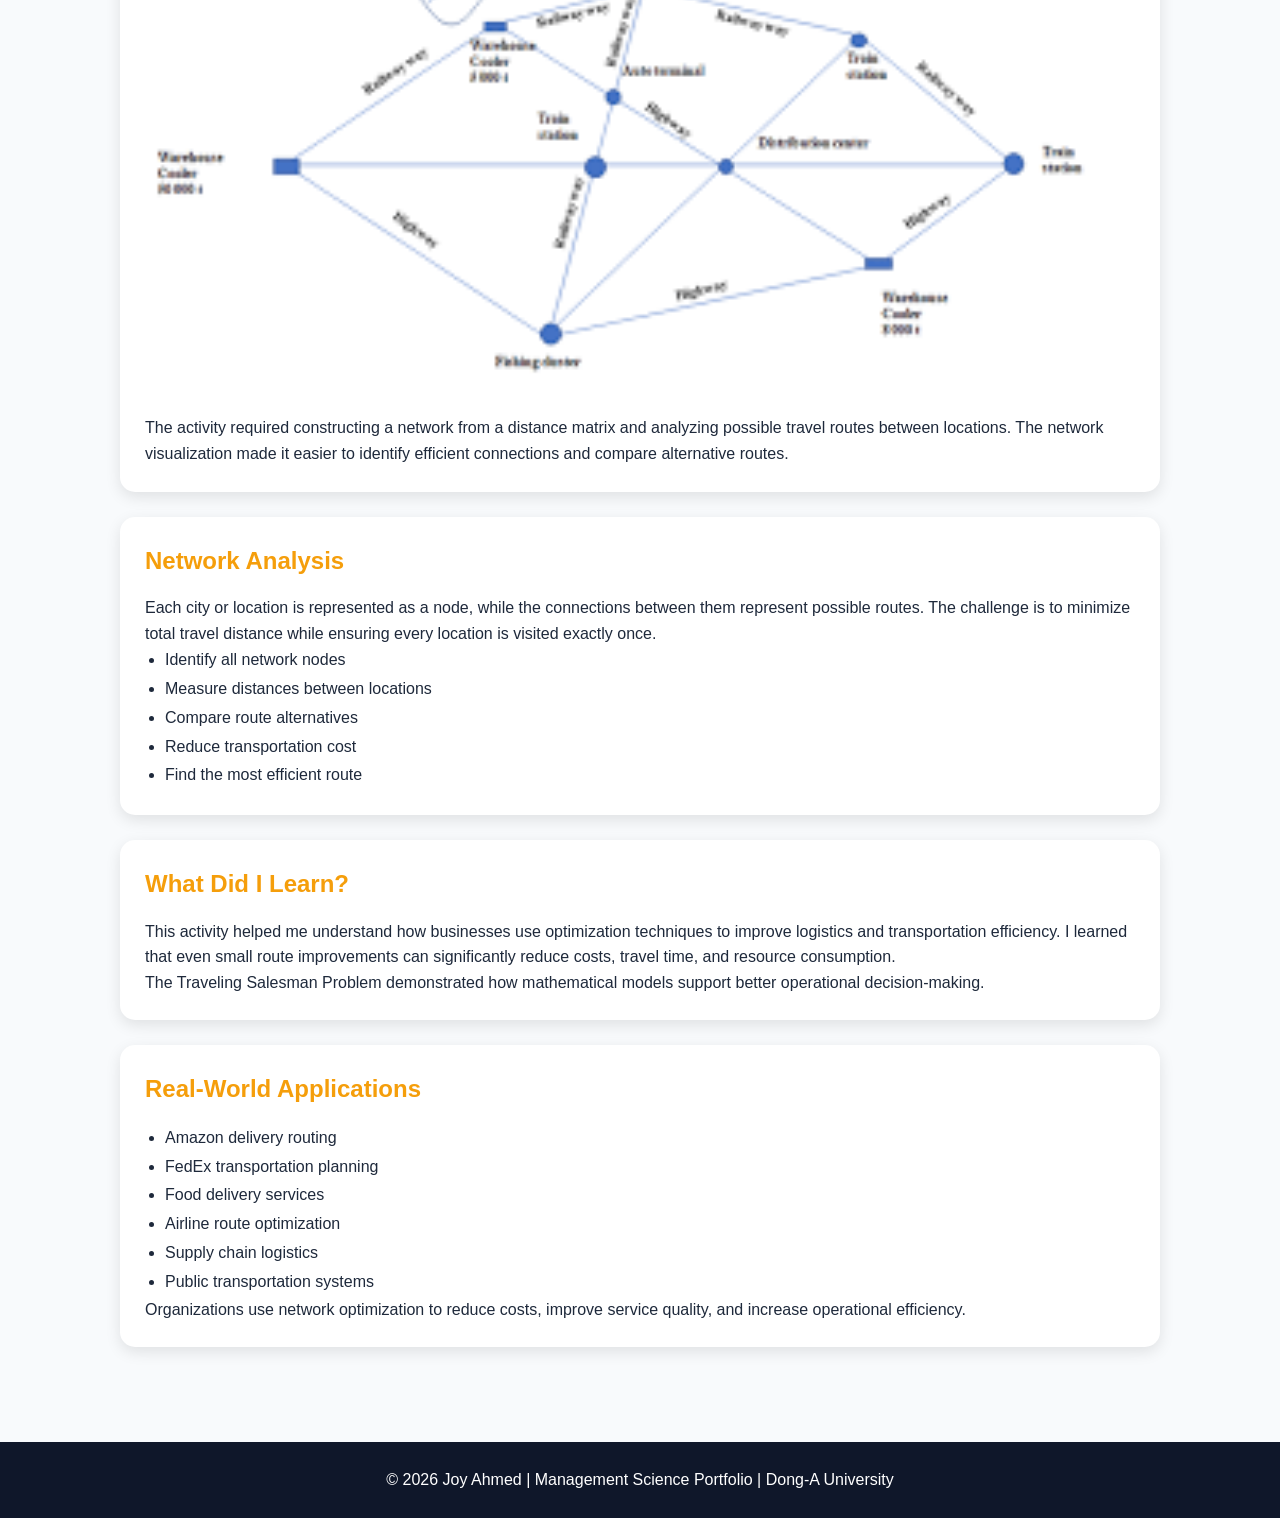
<file: projects/TSP-networks.html>
<!DOCTYPE html>

<html lang="en">

<head>
<meta charset="UTF-8">
<meta name="viewport" content="width=device-width, initial-scale=1.0">

<title>Traveling Salesman Problem</title>

<link rel="stylesheet" href="../css/style.css">

<style>

.project-header{
background:
linear-gradient(
rgba(15,23,42,.75),
rgba(245,158,11,.75)
),
url("../tsp-bg.jpg");

background-size:cover;
background-position:center;
background-repeat:no-repeat;

color:white;
padding:120px 20px;
text-align:center;
}

.content{
max-width:1100px;
margin:auto;
padding:30px;
}

.card{
background:white;
padding:25px;
margin-bottom:25px;
border-radius:15px;
box-shadow:0 5px 15px rgba(0,0,0,.1);
}

.card img{
width:100%;
border-radius:10px;
margin-bottom:20px;
}

.card h2{
color:#F59E0B;
margin-bottom:15px;
}

.highlight{
background:#FFF7ED;
border-left:5px solid #F59E0B;
padding:15px;
border-radius:8px;
margin-top:15px;
}

ul{
padding-left:20px;
line-height:1.8;
}

</style>

</head>

<body>

<nav>
<a href="../index.html">Home</a>
<a href="../reflection.html">Reflection</a>
</nav>

<section class="project-header">

<h1>Traveling Salesman Problem (TSP)</h1>

<p>
Applying network optimization techniques to determine the most efficient route.
</p>

</section>

<div class="content">

<div class="card">

<h2>Project Overview</h2>

<p>

The Traveling Salesman Problem (TSP) is one of the most famous
optimization problems in Management Science.

The objective is to find the shortest possible route that
visits every location exactly once and returns to the starting
point.

In this activity I worked with a distance matrix and network
diagram to identify efficient travel paths.

</p>

<div class="highlight">

<strong>Key Concepts:</strong>

<ul>
<li>Network Analysis</li>
<li>Route Optimization</li>
<li>Transportation Planning</li>
<li>Operations Research</li>
<li>Logistics Management</li>
</ul>

</div>

</div>

<div class="card">

<h2>Evidence</h2>

<img src="../tsp-bg.png"
alt="Distance Matrix">

<img src="../tsp-bg.jpg"
alt="Network Diagram">

<p>

The activity required constructing a network from a distance
matrix and analyzing possible travel routes between locations.

The network visualization made it easier to identify efficient
connections and compare alternative routes.

</p>

</div>

<div class="card">

<h2>Network Analysis</h2>

<p>

Each city or location is represented as a node,
while the connections between them represent possible routes.

The challenge is to minimize total travel distance while
ensuring every location is visited exactly once.

</p>

<ul>

<li>Identify all network nodes</li>

<li>Measure distances between locations</li>

<li>Compare route alternatives</li>

<li>Reduce transportation cost</li>

<li>Find the most efficient route</li>

</ul>

</div>

<div class="card">

<h2>What Did I Learn?</h2>

<p>

This activity helped me understand how businesses use
optimization techniques to improve logistics and
transportation efficiency.

I learned that even small route improvements can significantly
reduce costs, travel time, and resource consumption.

</p>

<p>

The Traveling Salesman Problem demonstrated how mathematical
models support better operational decision-making.

</p>

</div>

<div class="card">

<h2>Real-World Applications</h2>

<ul>

<li>Amazon delivery routing</li>

<li>FedEx transportation planning</li>

<li>Food delivery services</li>

<li>Airline route optimization</li>

<li>Supply chain logistics</li>

<li>Public transportation systems</li>

</ul>

<p>

Organizations use network optimization to reduce costs,
improve service quality, and increase operational efficiency.

</p>

</div>

</div>

<footer style="
text-align:center;
padding:25px;
background:#0F172A;
color:white;
margin-top:40px;
">

© 2026 Joy Ahmed | Management Science Portfolio | Dong-A University

</footer>

</body>

</html>
</file>
<file: css/style.css>
*{
margin:0;
padding:0;
box-sizing:border-box;
font-family:Arial, sans-serif;
}

body{
background:#F8FAFC;
color:#1E293B;
line-height:1.6;
}

nav{
background:#0F172A;
padding:15px;
text-align:center;
}

nav a{
color:white;
text-decoration:none;
margin:0 15px;
font-weight:bold;
}

nav a:hover{
color:#06B6D4;
}

img{
max-width:100%;
height:auto;
}

footer{
background:#0F172A;
color:white;
text-align:center;
padding:20px;
margin-top:50px;
}

.theme-switcher{
text-align:center;
padding:15px;
}

.theme-switcher button{
padding:10px 15px;
margin:5px;
border:none;
border-radius:8px;
cursor:pointer;
font-weight:bold;
background:#06B6D4;
color:white;
}

.dark-theme{
background:#0F172A;
color:white;
}

.dark-theme .card,
.dark-theme .course-card,
.dark-theme .stat-box{
background:#1E293B;
color:white;
}

.trade-theme{
background:#E0F2FE;
color:#0F172A;
}

.trade-theme .card,
.trade-theme .course-card,
.trade-theme .stat-box{
background:white;
border-left:5px solid #06B6D4;
}
</file>
